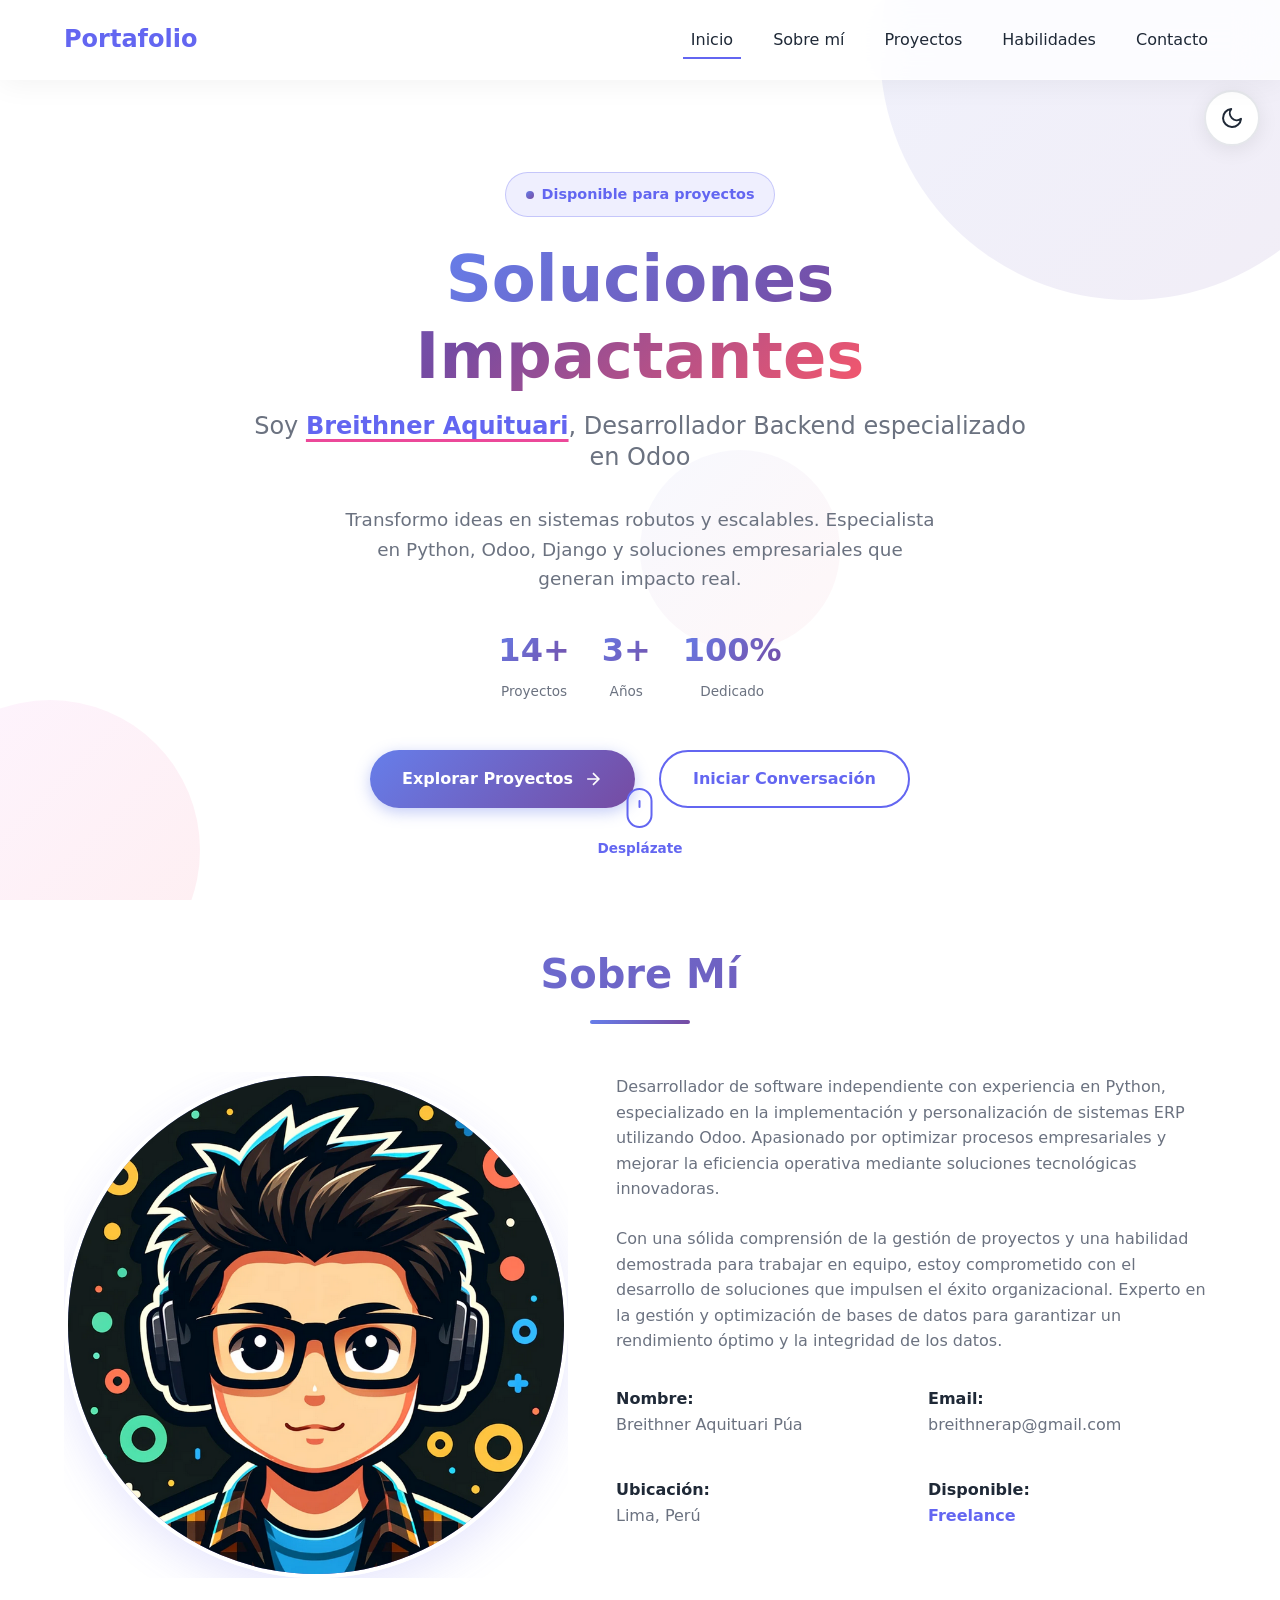
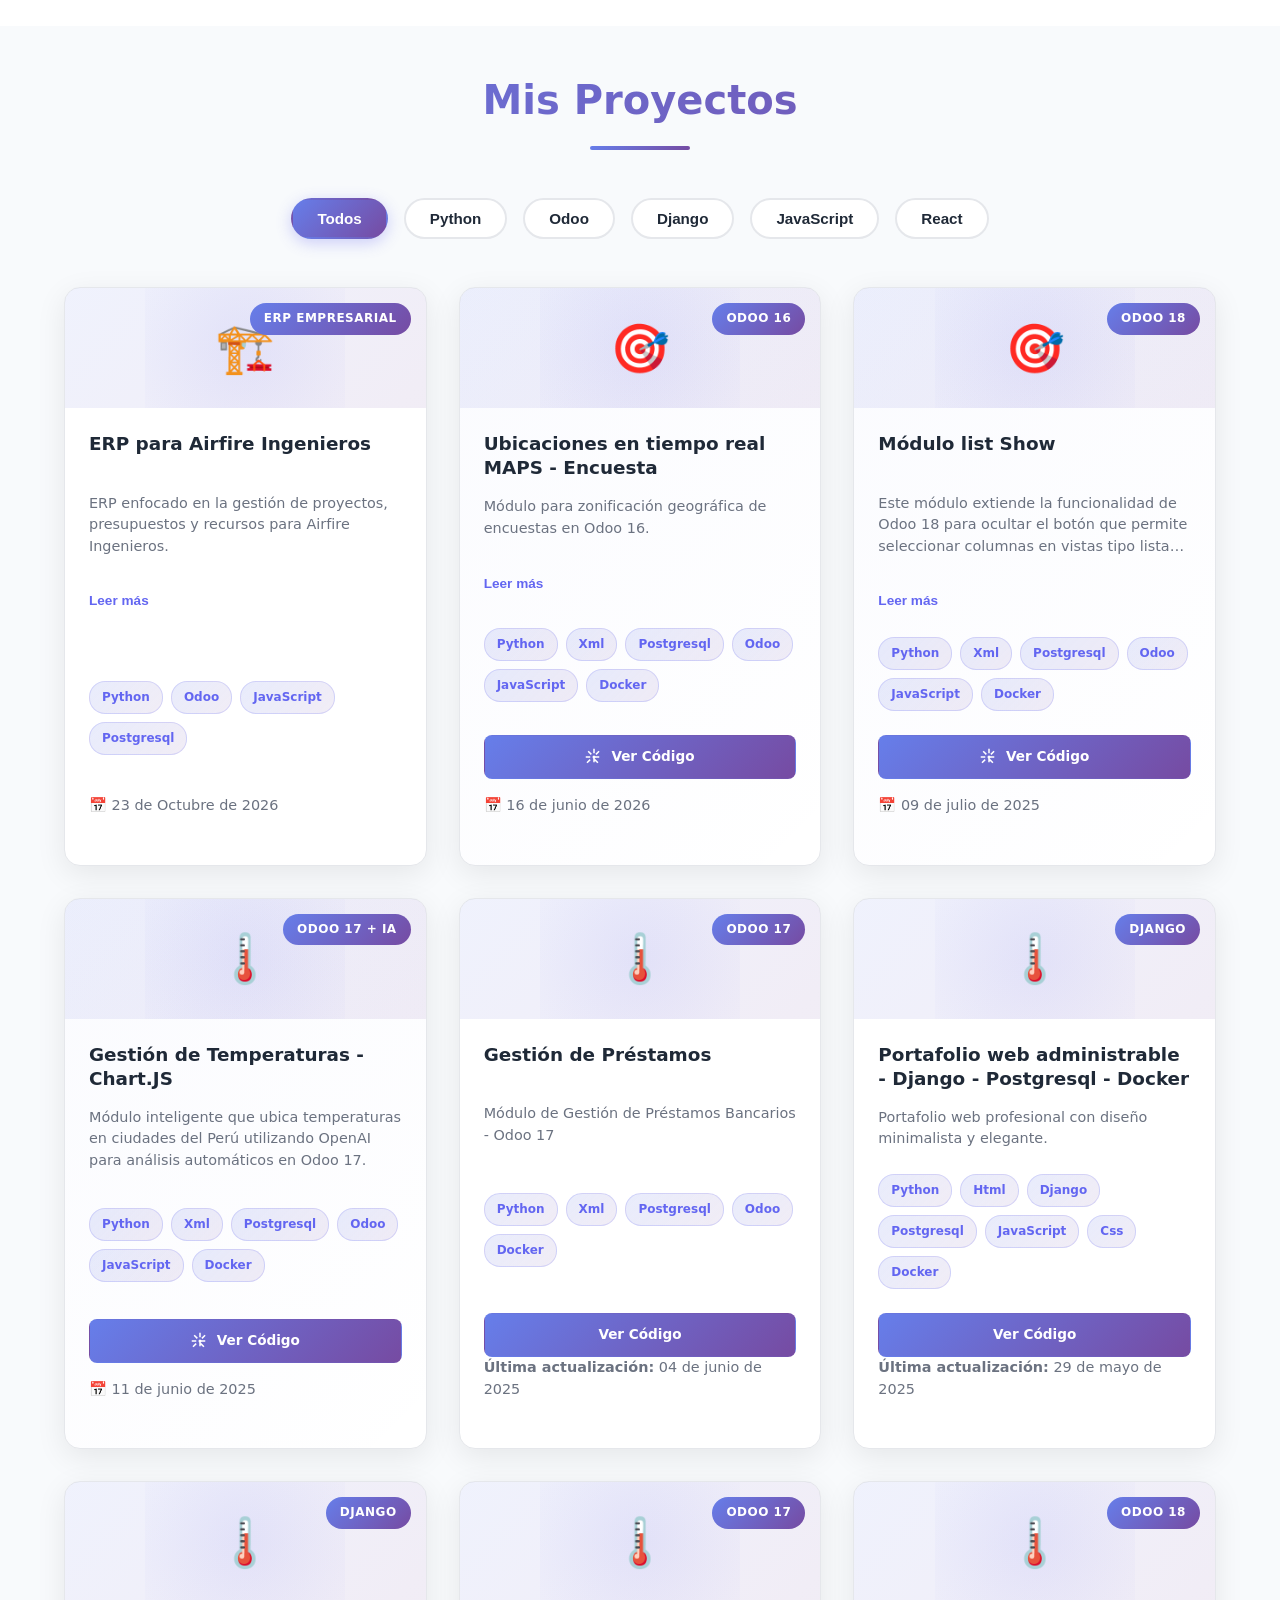
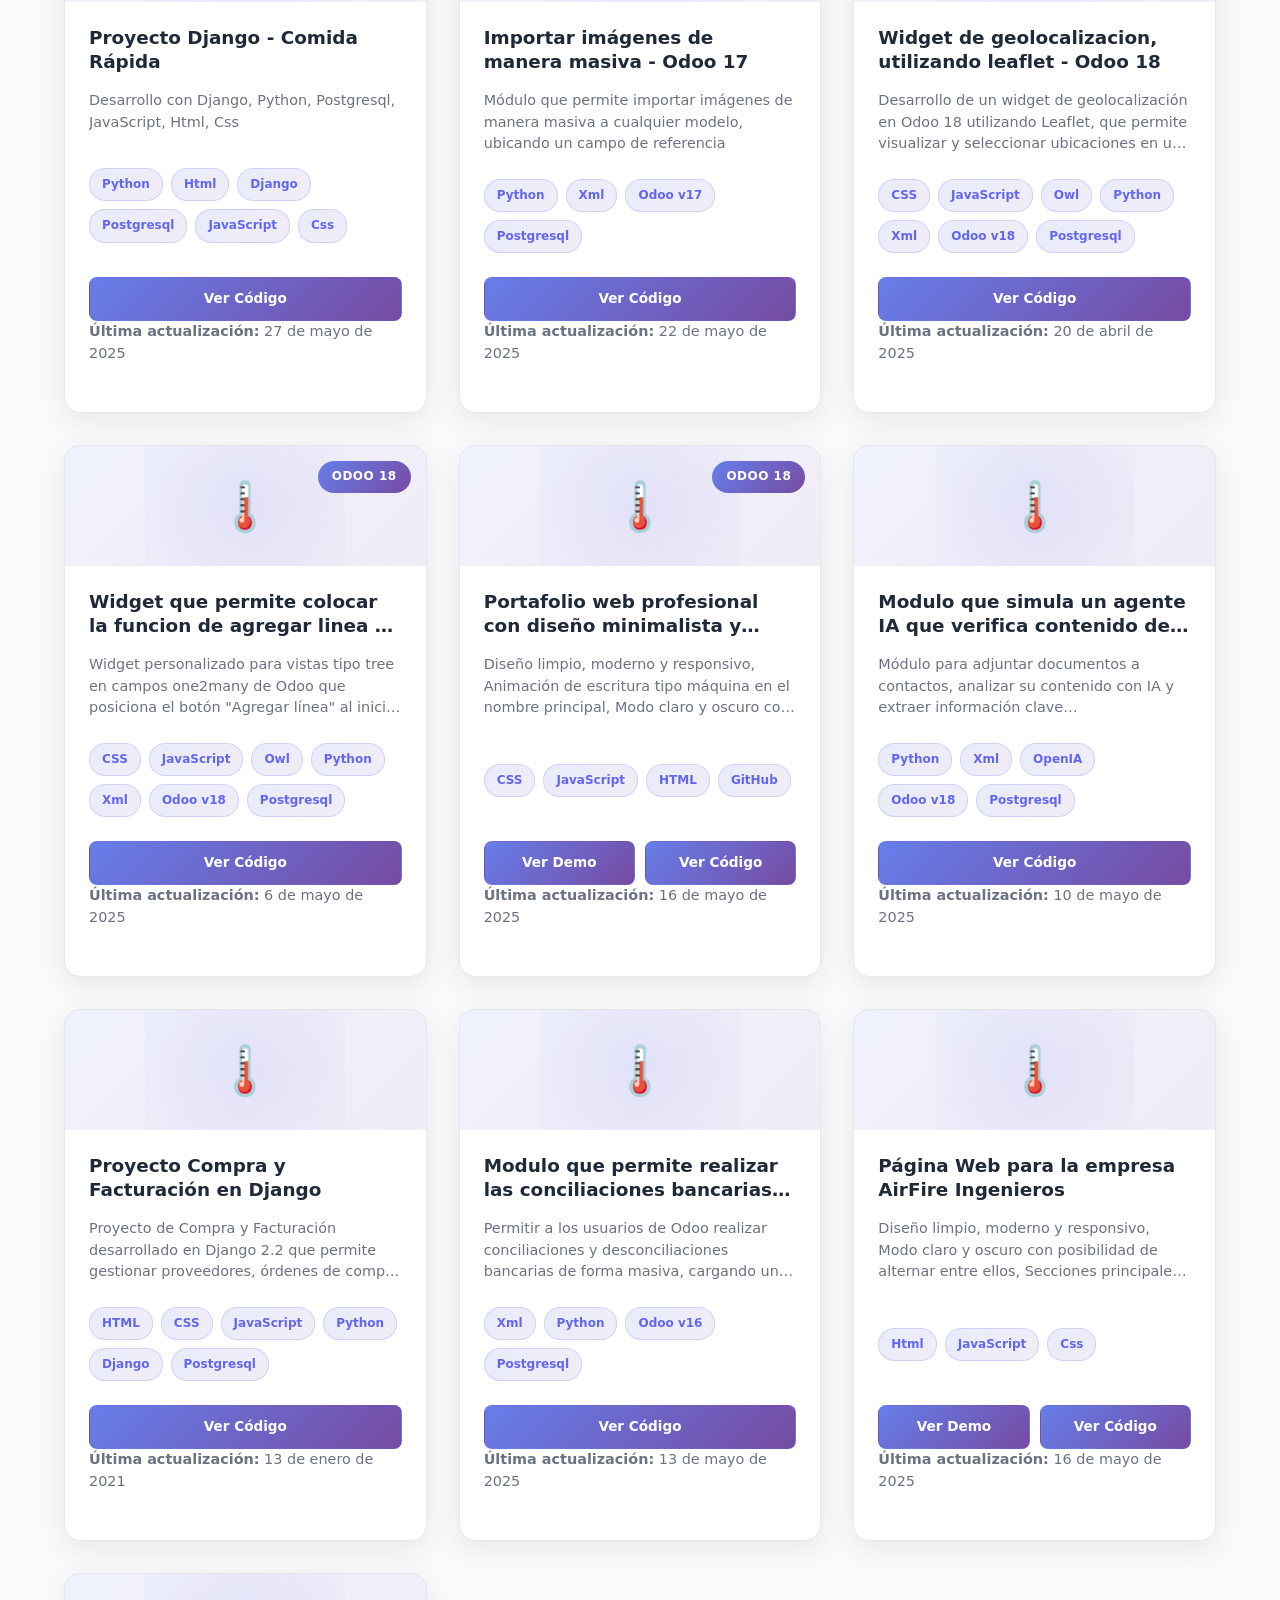
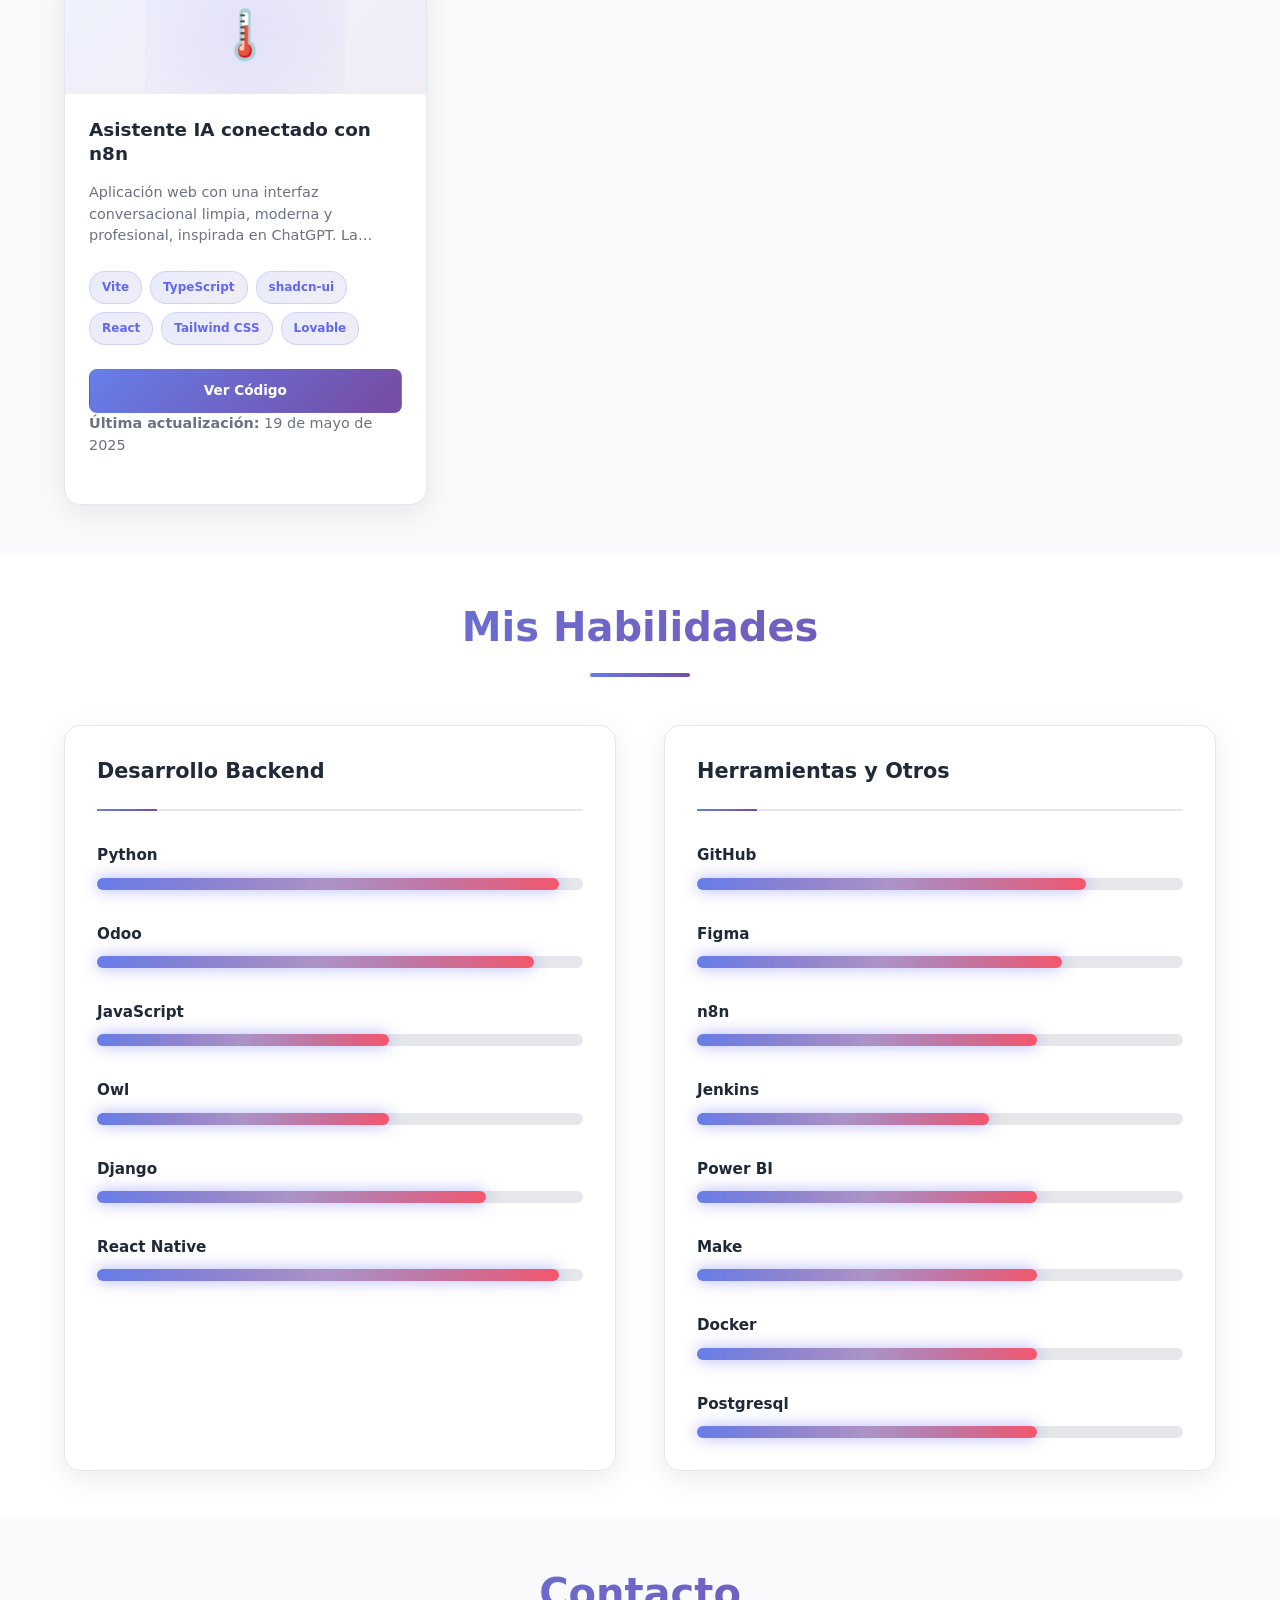
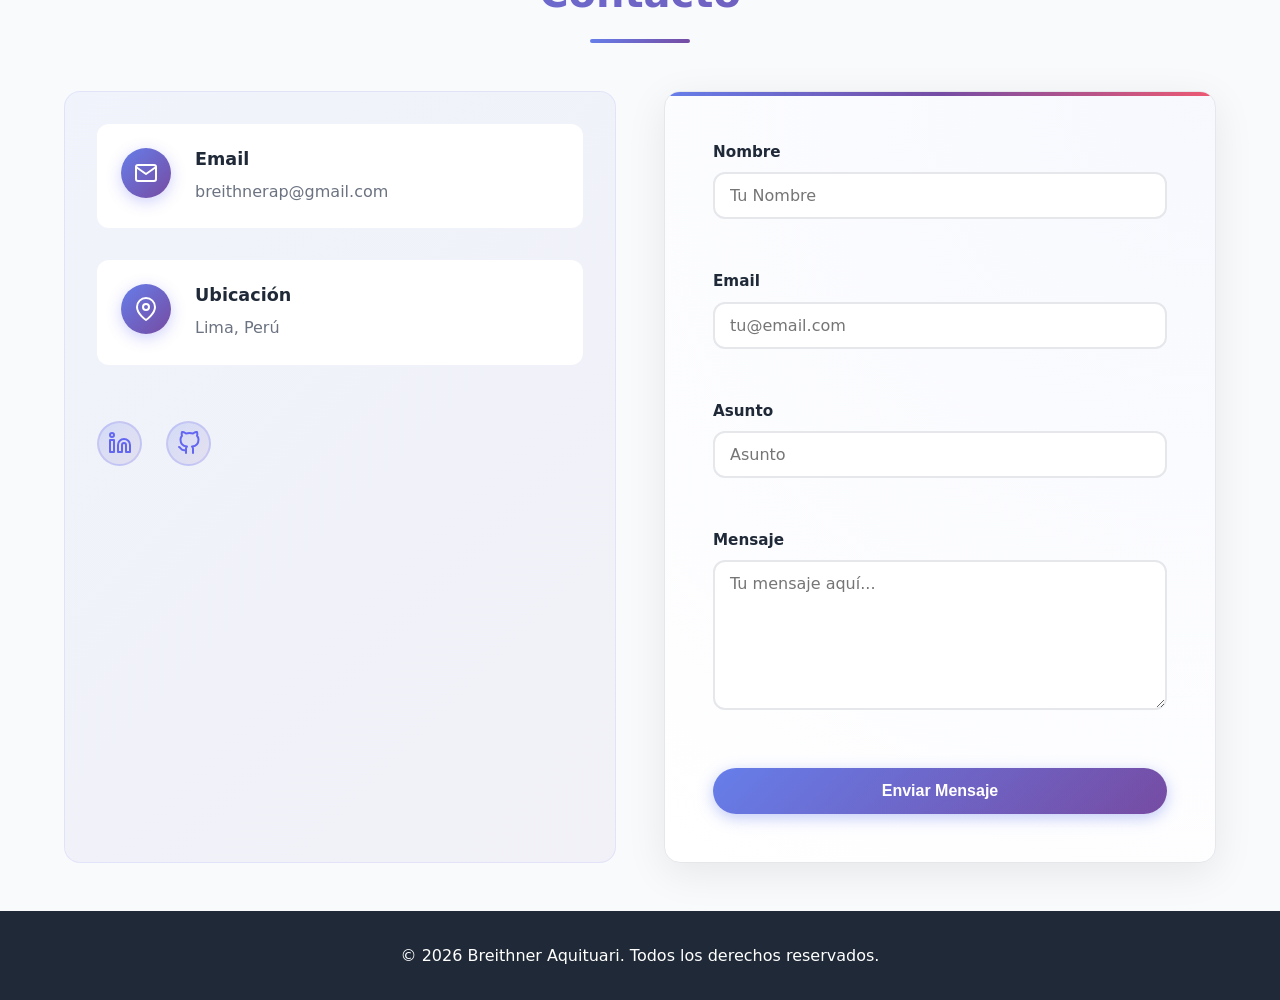
<file: index.html>
<!DOCTYPE html>
<html lang="es">
  <head>
    <meta charset="UTF-8" />
    <meta name="viewport" content="width=device-width, initial-scale=1.0" />
    <title>Mi Portafolio</title>
    <link rel="icon" href="src/docs/img.png" type="image/png">
    <link rel="stylesheet" href="styles.css" />
    <meta name="description" content="Portafolio profesional" />
    <meta name="author" content="Breithner Aquituari" />
  </head>

  <body>
    <div id="root">
      <!-- Reading Progress Indicator -->
      <div class="reading-progress" role="progressbar" aria-label="Progreso de lectura" aria-valuenow="0" aria-valuemin="0" aria-valuemax="100">
        <div class="reading-progress-fill"></div>
      </div>

      <!-- Theme Toggle Button -->
      <button class="theme-toggle" aria-label="Cambiar tema" aria-pressed="false" type="button" onclick="toggleDarkMode()">
        <svg xmlns="http://www.w3.org/2000/svg" viewBox="0 0 24 24" fill="none" stroke="currentColor" stroke-width="2" stroke-linecap="round" stroke-linejoin="round">
          <path d="M21 12.79A9 9 0 1 1 11.21 3 7 7 0 0 0 21 12.79z"></path>
        </svg>
      </button>

      <!-- Header y Navegación -->
      <header class="header">
        <div class="container">
          <div class="logo">
            <a href="#inicio">Portafolio</a>
          </div>
          <nav class="nav-menu" aria-label="Navegación principal">
            <button class="menu-toggle" aria-label="Abrir menú de navegación" aria-expanded="false">
              <span></span>
              <span></span>
              <span></span>
            </button>
            <ul class="menu" role="list">
              <li><a href="#inicio" class="active">Inicio</a></li>
              <li><a href="#sobre-mi">Sobre mí</a></li>
              <li><a href="#proyectos">Proyectos</a></li>
              <li><a href="#habilidades">Habilidades</a></li>
              <li><a href="#contacto">Contacto</a></li>
            </ul>
          </nav>
        </div>
      </header>

      <!-- Sección de Inicio -->
      <section id="inicio" class="hero">
        <div class="animated-bg"></div>
        <div class="hero-shapes">
          <div class="shape shape-1"></div>
          <div class="shape shape-2"></div>
          <div class="shape shape-3"></div>
        </div>
        <div class="container">
          <div class="hero-content">
            <div class="hero-badge animate-fade-in">
              <span class="badge-dot"></span>
              <span>Disponible para proyectos</span>
            </div>
            <h1 class="animate-fade-in delay-1">
              <span class="text-gradient">Soluciones Impactantes</span>
            </h1>
            <h2 class="animate-fade-in delay-2">
              Soy <span class="highlight-name">Breithner Aquituari</span>, Desarrollador Backend especializado en Odoo
            </h2>
            <p class="hero-description animate-fade-in delay-3">
              Transformo ideas en sistemas robutos y escalables. Especialista en Python, Odoo, Django y soluciones empresariales que generan impacto real.
            </p>
            <div class="hero-stats animate-fade-in delay-4">
              <div class="stat">
                <span class="stat-value">14+</span>
                <span class="stat-label">Proyectos</span>
              </div>
              <div class="stat">
                <span class="stat-value">3+</span>
                <span class="stat-label">Años</span>
              </div>
              <div class="stat">
                <span class="stat-value">100%</span>
                <span class="stat-label">Dedicado</span>
              </div>
            </div>
            <div class="hero-buttons animate-fade-in delay-5">
              <a href="#proyectos" class="btn btn-primary btn-large">
                <span>Explorar Proyectos</span>
                <svg width="20" height="20" viewBox="0 0 24 24" fill="none" stroke="currentColor" stroke-width="2">
                  <line x1="5" y1="12" x2="19" y2="12"></line>
                  <polyline points="12 5 19 12 12 19"></polyline>
                </svg>
              </a>
              <a href="#contacto" class="btn btn-outline btn-large">
                <span>Iniciar Conversación</span>
              </a>
            </div>
          </div>
        </div>
        <div class="scroll-down">
          <a href="#sobre-mi">
            <span class="mouse"></span>
            <span class="scroll-text">Desplázate</span>
          </a>
        </div>
      </section>

      <!-- Sección Sobre Mí -->
      <section id="sobre-mi" class="section">
        <div class="container">
          <h2 class="section-title">Sobre Mí</h2>
          <div class="about-content">
            <div class="about-image">
              <div class="image-container">
                <!-- Imagen de perfil -->
                <img src="src/docs/img.png" alt="Foto de perfil" class="perfil-img"/>
              </div>
            </div>
            <div class="about-text">
              <p>
                Desarrollador de software independiente con experiencia en Python, 
                especializado en la implementación y personalización de sistemas ERP utilizando Odoo. 
                Apasionado por optimizar procesos empresariales y mejorar la eficiencia operativa mediante soluciones tecnológicas innovadoras. 

              </p>
              <p>
                Con una sólida comprensión de la gestión de proyectos y una habilidad demostrada para trabajar en equipo, 
                estoy comprometido con el desarrollo de soluciones que impulsen el éxito organizacional. 
                Experto en la gestión y optimización de bases de datos para garantizar un rendimiento óptimo y la integridad de los datos.
              </p>
              <div class="about-details">
                <div class="detail-item">
                  <span class="detail-title">Nombre:</span>
                  <span class="detail-info">Breithner Aquituari Púa</span>
                </div>
                <div class="detail-item">
                  <span class="detail-title">Email:</span>
                  <span class="detail-info">breithnerap@gmail.com</span>
                </div>
                <div class="detail-item">
                  <span class="detail-title">Ubicación:</span>
                  <span class="detail-info">Lima, Perú</span>
                </div>
                <div class="detail-item">
                  <span class="detail-title">Disponible:</span>
                  <span class="detail-info available">Freelance</span>
                </div>
              </div>
              <!-- <a href="src/docs/cv.pdf" class="btn btn-primary" target="_blank" download>Descargar CV</a> -->
            </div>
          </div>
        </div>
      </section>

      <!-- Sección de Proyectos -->
      <section id="proyectos" class="section bg-alt">
        <div class="container">
          <h2 class="section-title">Mis Proyectos</h2>

          <!-- Project Filters -->
          <div class="project-filters" role="group" aria-label="Filtrar proyectos por tecnología">
            <button class="filter-btn active" data-filter="all">Todos</button>
            <button class="filter-btn" data-filter="Python">Python</button>
            <button class="filter-btn" data-filter="Odoo">Odoo</button>
            <button class="filter-btn" data-filter="Django">Django</button>
            <button class="filter-btn" data-filter="JavaScript">JavaScript</button>
            <button class="filter-btn" data-filter="React">React</button>
          </div>

          <div class="projects-grid">
            <!-- Proyecto Airfire Ingenieros -->
            <div class="project-card" data-tags="Python,Odoo">
              <div class="project-badge">ERP empresarial</div>
              <div class="project-header">
                <div class="project-icon">🏗️</div>
              </div>
              <div class="project-info">
                <h3>ERP para Airfire Ingenieros</h3>
                <div class="project-description">
                  <p class="description-short">ERP enfocado en la gestión de proyectos, presupuestos y recursos para Airfire Ingenieros.</p>
                  <p class="description-full" style="display: none;">Desarrollo de un ERP para Airfire Ingenieros enfocado en la gestión de proyectos, la creación de partidas para presupuestos y la administración de los recursos asociados a cada proyecto.</p>
                  <button class="read-more-btn" aria-label="Leer más sobre este proyecto">Leer más</button>
                </div>
                <div class="project-tags">
                  <span>Python</span>
                  <span>Odoo</span>
                  <span>JavaScript</span>
                  <span>Postgresql</span>
                </div>
                <p class="project-date">📅 23 de Octubre de 2026</p>
              </div>
            </div>

              <!-- Proyecto 0 -->
            <div class="project-card" data-tags="Python,Odoo,JavaScript">
              <div class="project-badge">Odoo 16</div>
              <div class="project-header">
                <div class="project-icon">🎯</div>
              </div>
              <div class="project-info">
                <h3>Ubicaciones en tiempo real MAPS - Encuesta</h3>
                <div class="project-description">
                  <p class="description-short">Módulo para zonificación geográfica de encuestas en Odoo 16.</p>
                  <p class="description-full" style="display: none;">Este módulo permite crear zonas geográficas que captura en tiempo real la ubicación del usuario para el envío de encuestas en Odoo 16.</p>
                  <button class="read-more-btn" aria-label="Leer más sobre este proyecto">Leer más</button>
                </div>
                
                <div class="project-tags">
                  <span>Python</span>
                  <span>Xml</span>
                  <span>Postgresql</span>
                  <span>Odoo</span>
                  <span>JavaScript</span>
                  <span>Docker</span>
                </div>
                <div class="project-links">
                  <a href="https://github.com/br3hap/encuesta_app/tree/main/addons/self/survey_geofencing" class="project-link" target="_blank">
                    <svg width="18" height="18" viewBox="0 0 24 24" fill="none" stroke="currentColor" stroke-width="2"><circle cx="12" cy="12" r="1"></circle><path d="M12 1v6m0 6v6M4.22 4.22l4.24 4.24m6.08 0l4.24-4.24M1 12h6m6 0h6m-1.78 7.78l-4.24-4.24m-6.08 0l-4.24 4.24"></path></svg>
                    Ver Código
                  </a>
                </div>
                <p class="project-date">📅 16 de junio de 2026</p>
              </div>
              <div class="project-overlay"></div>
            </div>

            <!-- Proyecto 1 -->
            <div class="project-card" data-tags="Python,Odoo,JavaScript">
              <div class="project-badge">Odoo 18</div>
              <div class="project-header">
                <div class="project-icon">🎯</div>
              </div>
              <div class="project-info">
                <h3>Módulo list Show</h3>
                <div class="project-description">
                  <p class="description-short">Este módulo extiende la funcionalidad de Odoo 18 para ocultar el botón que permite seleccionar columnas en vistas tipo lista (list view).</p>
                  <p class="description-full" style="display: none;">Este módulo extiende la funcionalidad de Odoo 18 para ocultar el botón que permite seleccionar columnas en vistas tipo lista (list view), específicamente el botón ubicado al final de la cabecera de la tabla.</p>
                  <button class="read-more-btn" aria-label="Leer más sobre este proyecto">Leer más</button>
                </div>
                
                <div class="project-tags">
                  <span>Python</span>
                  <span>Xml</span>
                  <span>Postgresql</span>
                  <span>Odoo</span>
                  <span>JavaScript</span>
                  <span>Docker</span>
                </div>
                <div class="project-links">
                  <a href="https://github.com/br3hap/option_list_show" class="project-link" target="_blank">
                    <svg width="18" height="18" viewBox="0 0 24 24" fill="none" stroke="currentColor" stroke-width="2"><circle cx="12" cy="12" r="1"></circle><path d="M12 1v6m0 6v6M4.22 4.22l4.24 4.24m6.08 0l4.24-4.24M1 12h6m6 0h6m-1.78 7.78l-4.24-4.24m-6.08 0l-4.24 4.24"></path></svg>
                    Ver Código
                  </a>
                </div>
                <p class="project-date">📅 09 de julio de 2025</p>
              </div>
              <div class="project-overlay"></div>
            </div>

            <!-- Proyecto 2 -->
            <div class="project-card" data-tags="Python,Odoo,JavaScript">
              <div class="project-badge">Odoo 17 + IA</div>
              <div class="project-header">
                <div class="project-icon">🌡️</div>
              </div>
              <div class="project-info">
                <h3>Gestión de Temperaturas - Chart.JS</h3>
                <p>Módulo inteligente que ubica temperaturas en ciudades del Perú utilizando OpenAI para análisis automáticos en Odoo 17.</p>
                
                <div class="project-tags">
                  <span>Python</span>
                  <span>Xml</span>
                  <span>Postgresql</span>
                  <span>Odoo</span>
                  <span>JavaScript</span>
                  <span>Docker</span>
                </div>
                <div class="project-links">
                  <a href="https://github.com/br3hap/weather_temperature_ia" class="project-link" target="_blank">
                    <svg width="18" height="18" viewBox="0 0 24 24" fill="none" stroke="currentColor" stroke-width="2"><circle cx="12" cy="12" r="1"></circle><path d="M12 1v6m0 6v6M4.22 4.22l4.24 4.24m6.08 0l4.24-4.24M1 12h6m6 0h6m-1.78 7.78l-4.24-4.24m-6.08 0l-4.24 4.24"></path></svg>
                    Ver Código
                  </a>
                </div>
                <p class="project-date">📅 11 de junio de 2025</p>
              </div>
              <div class="project-overlay"></div>
            </div>

            <!-- Proyecto 3 -->
            <div class="project-card" data-tags="Python,Odoo">
              <div class="project-badge">Odoo 17</div>
              <div class="project-header">
                <div class="project-icon">🌡️</div>
              </div>
              <div class="project-info">
                <h3>Gestión de Préstamos</h3>
                <p>Módulo de Gestión de Préstamos Bancarios - Odoo 17</p>
                
                <div class="project-tags">
                  <span>Python</span>
                  <span>Xml</span>
                  <span>Postgresql</span>
                  <span>Odoo</span>
                  <span>Docker</span>
                </div>
                <div class="project-links">
                  <!-- <a href="#" class="project-link" target="_blank">Ver Demo</a> -->
                  <a href="https://github.com/br3hap/mod_bank_loan" class="project-link" target="_blank">Ver Código</a>
                </div>
                <p><strong>Última actualización:</strong> 04 de junio de 2025</p>
              </div>
            </div>


            <!-- Proyecto 4 -->
            <div class="project-card" data-tags="Python,Django,JavaScript">
              <div class="project-badge">Django</div>
              <div class="project-header">
                <div class="project-icon">🌡️</div>
              </div>
              <div class="project-info">
                <h3>Portafolio web administrable - Django - Postgresql - Docker</h3>
                <p>Portafolio web profesional con diseño minimalista y elegante.</p>
                
                <div class="project-tags">
                  <span>Python</span>
                  <span>Html</span>
                  <span>Django</span>
                  <span>Postgresql</span>
                  <span>JavaScript</span>
                  <span>Css</span>
                  <span>Docker</span>
                </div>
                <div class="project-links">
                  <!-- <a href="#" class="project-link" target="_blank">Ver Demo</a> -->
                  <a href="https://github.com/br3hap/portafolio-administrable-django-postgresql" class="project-link" target="_blank">Ver Código</a>
                </div>
                <p><strong>Última actualización:</strong> 29 de mayo de 2025</p>
              </div>
            </div>

            <!-- Proyecto 5 -->
            <div class="project-card" data-tags="Python,Django,JavaScript">
              <div class="project-badge">Django</div>
              <div class="project-header">
                <div class="project-icon">🌡️</div>
              </div>
              <div class="project-info">
                <h3>Proyecto Django - Comida Rápida</h3>
                <p>Desarrollo con Django, Python, Postgresql, JavaScript, Html, Css</p>
                <div class="project-tags">
                  <span>Python</span>
                  <span>Html</span>
                  <span>Django</span>
                  <span>Postgresql</span>
                  <span>JavaScript</span>
                  <span>Css</span>
                </div>
                <div class="project-links">
                  <!-- <a href="#" class="project-link" target="_blank">Ver Demo</a> -->
                  <a href="https://github.com/br3hap/Django5-Doc" class="project-link" target="_blank">Ver Código</a>
                </div>
                <p><strong>Última actualización:</strong> 27 de mayo de 2025</p>
              </div>
            </div>


            <!-- Proyecto 6 -->
            <div class="project-card" data-tags="Python,Odoo">
              <div class="project-badge">Odoo 17</div>
              <div class="project-header">
                <div class="project-icon">🌡️</div>
              </div>
              <div class="project-info">
                <h3>Importar imágenes de manera masiva - Odoo 17</h3>
                <p>Módulo que permite importar imágenes de manera masiva a cualquier modelo, ubicando un campo de referencia</p>
                <div class="project-tags">
                  <span>Python</span>
                  <span>Xml</span>
                  <span>Odoo v17</span>
                  <span>Postgresql</span>
                </div>
                <div class="project-links">
                  <!-- <a href="#" class="project-link" target="_blank">Ver Demo</a> -->
                  <a href="https://github.com/br3hap/modules-odoo/tree/main/mod_image_import" class="project-link" target="_blank">Ver Código</a>
                </div>
                <p><strong>Última actualización:</strong> 22 de mayo de 2025</p>
              </div>
            </div>


            <!-- Proyecto 7 -->
            <div class="project-card" data-tags="JavaScript,Python,Odoo">
              <div class="project-badge">Odoo 18</div>
              <div class="project-header">
                <div class="project-icon">🌡️</div>
              </div>
              <div class="project-info">
                <h3>Widget de geolocalizacion, utilizando leaflet - Odoo 18</h3>
                <p>Desarrollo de un widget de geolocalización en Odoo 18 utilizando Leaflet, 
                  que permite visualizar y seleccionar ubicaciones en un mapa interactivo. 
                  Integrado en formularios, 
                  facilita la captura precisa de coordenadas GPS para contactos, entregas u otras operaciones geográficas.</p>
                <div class="project-tags">
                  <!-- <span>HTML</span> -->
                  <span>CSS</span>
                  <span>JavaScript</span>
                  <span>Owl</span>
                  <span>Python</span>
                  <span>Xml</span>
                  <span>Odoo v18</span>
                  <span>Postgresql</span>
                </div>
                <div class="project-links">
                  <!-- <a href="#" class="project-link" target="_blank">Ver Demo</a> -->
                  <a href="https://github.com/br3hap/modules-odoo/tree/main/widget_geolocation_map" class="project-link" target="_blank">Ver Código</a>
                </div>
                <p><strong>Última actualización:</strong> 20 de abril de 2025</p>
              </div>
            </div>

            <!-- Proyecto 8 -->
            <div class="project-card" data-tags="JavaScript,Python,Odoo">
              <div class="project-badge">Odoo 18</div>
              <div class="project-header">
                <div class="project-icon">🌡️</div>
              </div>
              <div class="project-info">
                <h3>Widget que permite colocar la funcion de agregar linea en la parte inicial
                    de la vista lista - Odoo 18</h3>
                <p>Widget personalizado para vistas tipo tree en campos one2many de Odoo que posiciona el botón 
                  "Agregar línea" al inicio de la tabla. Mejora la usabilidad cuando hay muchas líneas, 
                  evitando que el usuario tenga que desplazarse hasta el final para añadir nuevos registros.</p>
                <div class="project-tags">
                  <span>CSS</span>
                  <span>JavaScript</span>
                  <span>Owl</span>
                  <span>Python</span>
                  <span>Xml</span>
                  <span>Odoo v18</span>
                  <span>Postgresql</span>
                </div>
                <div class="project-links">
                  <!-- <a href="#" class="project-link" target="_blank">Ver Demo</a> -->
                  <a href="https://github.com/br3hap/modules-odoo/tree/main/list_add_record_start" class="project-link" target="_blank">Ver Código</a>
                </div>
                <p><strong>Última actualización:</strong> 6 de mayo de 2025</p>
              </div>
            </div>

            <!-- Proyecto 9 -->
            <div class="project-card" data-tags="JavaScript">
              <div class="project-badge">Odoo 18</div>
              <div class="project-header">
                <div class="project-icon">🌡️</div>
              </div>
              <div class="project-info">
                <h3>Portafolio web profesional con diseño minimalista y elegante, creado con HTML, CSS, JavaScript, Vite y Tailwind CSS.</h3>
                <p>Diseño limpio, moderno y responsivo, Animación de escritura tipo máquina en el nombre principal, Modo claro y oscuro con posibilidad de alternar entre ellos,
                  Secciones principales: inicio, proyectos destacados y contacto. <span>Estás navegando en el sitio web</span>
                </p>
                <div class="project-tags">
                  <span>CSS</span>
                  <span>JavaScript</span>
                  <span>HTML</span>
                  <span>GitHub</span>
                </div>
                <div class="project-links">
                  <a href="https://br3hap.github.io/" class="project-link">Ver Demo</a>
                  <a href="https://github.com/br3hap/br3hap.github.io" class="project-link" target="_blank">Ver Código</a>
                </div>
                <p><strong>Última actualización:</strong> 16 de mayo de 2025</p>
              </div>
            </div>


            <!-- Proyecto 10 -->
            <div class="project-card" data-tags="Python,Odoo">
              <div class="project-header">
                <div class="project-icon">🌡️</div>
              </div>
              <div class="project-info">
                <h3>Modulo que simula un agente IA que verifica contenido del documento - Odoo 18</h3>
                <p>Módulo para adjuntar documentos a contactos, analizar su contenido con IA y extraer información clave automáticamente.
                </p>
                <div class="project-tags">
                  <span>Python</span>
                  <span>Xml</span>
                  <span>OpenIA</span>
                  <span>Odoo v18</span>
                  <span>Postgresql</span>
                </div>
                <div class="project-links">
                  <!-- <a href="#" class="project-link" target="_blank">Ver Demo</a> -->
                  <a href="https://github.com/br3hap/modules-odoo/tree/main/res_partner_file_ia" class="project-link" target="_blank">Ver Código</a>
                </div>
                <p><strong>Última actualización:</strong> 10 de mayo de 2025</p>
              </div>
            </div>

            <!-- Proyecto 11 -->
            <div class="project-card" data-tags="Python,Django,JavaScript">
              <div class="project-header">
                <div class="project-icon">🌡️</div>
              </div>
              <div class="project-info">
                <h3>Proyecto Compra y Facturación en Django</h3>
                <p>Proyecto de Compra y Facturación desarrollado en Django 2.2 que permite gestionar proveedores, 
                  órdenes de compra y facturas. 
                  Automatiza el proceso de registro y control de compras, 
                  facilitando el seguimiento de pagos y estados de facturación. 
                  Ideal para pequeñas y medianas empresas que buscan eficiencia en su gestión administrativa.</p>
                <div class="project-tags">
                  <span>HTML</span>
                  <span>CSS</span>
                  <span>JavaScript</span>
                  <span>Python</span>
                  <span>Django</span>
                  <span>Postgresql</span>
                </div>
                <div class="project-links">
                  <!-- <a href="#" class="project-link" target="_blank">Ver Demo</a> -->
                  <a href="https://github.com/br3hap/Compra-y-Facturacion" class="project-link" target="_blank">Ver Código</a>
                </div>
                <p><strong>Última actualización:</strong> 13 de enero de 2021</p>
              </div>
            </div>

            <!-- Proyecto 12 -->
            <div class="project-card" data-tags="Python,Odoo">
              <div class="project-header">
                <div class="project-icon">🌡️</div>
              </div>
              <div class="project-info">
                <h3>Modulo que permite realizar las conciliaciones bancarias de manera masiva por csv - odoo 16</h3>
                <p>Permitir a los usuarios de Odoo realizar conciliaciones y desconciliaciones bancarias de forma masiva, 
                    cargando un archivo CSV con la información de los extractos bancarios y las facturas o apuntes contables asociados. 
                    Esto agiliza el proceso contable y evita la gestión manual línea por línea.</p>
                <div class="project-tags">
                  <span>Xml</span>
                  <span>Python</span>
                  <span>Odoo v16</span>
                  <span>Postgresql</span>
                </div>
                <div class="project-links">
                  <!-- <a href="#" class="project-link" target="_blank">Ver Demo</a> -->
                  <a href="https://github.com/br3hap/modules-odoo/tree/main/conciliar_extractos_bancarios" class="project-link" target="_blank">Ver Código</a>
                </div>
                <p><strong>Última actualización:</strong> 13 de mayo de 2025</p>
              </div>
            </div>

            <!-- Proyecto 13 -->
            <div class="project-card" data-tags="JavaScript">
              <div class="project-header">
                <div class="project-icon">🌡️</div>
              </div>
              <div class="project-info">
                <h3>Página Web para la empresa AirFire Ingenieros</h3>
                <p>Diseño limpio, moderno y responsivo, Modo claro y oscuro con posibilidad de alternar entre ellos,
                  Secciones principales: inicio, Nosotros, contacto.</p>
                <div class="project-tags">
                  <span>Html</span>
                  <span>JavaScript</span>
                  <span>Css</span>
                </div>
                <div class="project-links">
                  <a href="https://airfireingenieros.com/" class="project-link" target="_blank">Ver Demo</a>
                  <a href="https://github.com/br3hap/airfire-ingenieros-web" class="project-link" target="_blank">Ver Código</a>
                </div>
                <p><strong>Última actualización:</strong> 16 de mayo de 2025</p>
              </div>
            </div>

            <!-- Proyecto 14 -->
            <div class="project-card" data-tags="React,JavaScript">
              <div class="project-header">
                <div class="project-icon">🌡️</div>
              </div>
              <div class="project-info">
                <h3>Asistente IA conectado con n8n</h3>
                <p>Aplicación web con una interfaz conversacional limpia, moderna y profesional, inspirada en ChatGPT. 
                  La aplicación permite al usuario interactuar a través de una caja de texto y, al enviar un mensaje, 
                  los datos se envían vía POST a un webhook de n8n. 
                  Luego, el sistema muestra en tiempo real la respuesta generada por la IA de forma estructurada y clara. 
                  Está optimizada tanto para modo claro como oscuro, y diseñada con los principios de UX/UI.</p>
                <div class="project-tags">
                  <span>Vite</span>
                  <span>TypeScript</span>
                  <span>shadcn-ui</span>
                  <span>React</span>
                  <span>Tailwind CSS</span>
                  <span>Lovable</span>
                </div>
                <div class="project-links">
                  <a href="https://github.com/br3hap/chatflow-ai-assistant" class="project-link" target="_blank">Ver Código</a>
                </div>
                <p><strong>Última actualización:</strong> 19 de mayo de 2025</p>
              </div>
            </div>

          </div>
        </div>
      </section>

      <!-- Sección de Habilidades -->
      <section id="habilidades" class="section">
        <div class="container">
          <h2 class="section-title">Mis Habilidades</h2>
          <div class="skills-container">
            <div class="skills-category">
              <h3>Desarrollo Backend</h3>
              <div class="skills-list">
                <div class="skill-item">
                  <span class="skill-name">Python</span>
                  <div class="skill-bar">
                    <div class="skill-level" style="width: 95%"></div>
                  </div>
                </div>
                <div class="skill-item">
                  <span class="skill-name">Odoo</span>
                  <div class="skill-bar">
                    <div class="skill-level" style="width: 90%"></div>
                  </div>
                </div>
                <div class="skill-item">
                  <span class="skill-name">JavaScript</span>
                  <div class="skill-bar">
                    <div class="skill-level" style="width: 60%"></div>
                  </div>
                </div>
                <div class="skill-item">
                  <span class="skill-name">Owl</span>
                  <div class="skill-bar">
                    <div class="skill-level" style="width: 60%"></div>
                  </div>
                </div>
                <div class="skill-item">
                  <span class="skill-name">Django</span>
                  <div class="skill-bar">
                    <div class="skill-level" style="width: 80%"></div>
                  </div>
                </div>
                <div class="skill-item">
                  <span class="skill-name">React Native</span>
                  <div class="skill-bar">
                    <div class="skill-level" style="width: 95%"></div>
                  </div>
                </div>
              </div>
            </div>

            <div class="skills-category">
              <h3>Herramientas y Otros</h3>
              <div class="skills-list">
                <div class="skill-item">
                  <span class="skill-name">GitHub</span>
                  <div class="skill-bar">
                    <div class="skill-level" style="width: 80%"></div>
                  </div>
                </div>
                <div class="skill-item">
                  <span class="skill-name">Figma</span>
                  <div class="skill-bar">
                    <div class="skill-level" style="width: 75%"></div>
                  </div>
                </div>
                <div class="skill-item">
                  <span class="skill-name">n8n</span>
                  <div class="skill-bar">
                    <div class="skill-level" style="width: 70%"></div>
                  </div>
                </div>
                <div class="skill-item">
                  <span class="skill-name">Jenkins</span>
                  <div class="skill-bar">
                    <div class="skill-level" style="width: 60%"></div>
                  </div>
                </div>
                <div class="skill-item">
                  <span class="skill-name">Power BI</span>
                  <div class="skill-bar">
                    <div class="skill-level" style="width: 70%"></div>
                  </div>
                </div>
                <div class="skill-item">
                  <span class="skill-name">Make</span>
                  <div class="skill-bar">
                    <div class="skill-level" style="width: 70%"></div>
                  </div>
                </div>
                <div class="skill-item">
                  <span class="skill-name">Docker</span>
                  <div class="skill-bar">
                    <div class="skill-level" style="width: 70%"></div>
                  </div>
                </div>
                <div class="skill-item">
                  <span class="skill-name">Postgresql</span>
                  <div class="skill-bar">
                    <div class="skill-level" style="width: 70%"></div>
                  </div>
                </div>
              </div>
            </div>
          </div>
        </div>
      </section>

      <!-- Sección de Contacto -->
      <section id="contacto" class="section bg-alt">
        <div class="container">
          <h2 class="section-title">Contacto</h2>
          <div class="contact-container">
            <div class="contact-info">
              <div class="contact-item">
                <div class="contact-icon">
                  <svg xmlns="http://www.w3.org/2000/svg" width="24" height="24" viewBox="0 0 24 24" fill="none" stroke="currentColor" stroke-width="2" stroke-linecap="round" stroke-linejoin="round">
                    <path d="M4 4h16c1.1 0 2 .9 2 2v12c0 1.1-.9 2-2 2H4c-1.1 0-2-.9-2-2V6c0-1.1.9-2 2-2z"></path>
                    <polyline points="22,6 12,13 2,6"></polyline>
                  </svg>
                </div>
                <div class="contact-text">
                  <h3>Email</h3>
                  <p>breithnerap@gmail.com</p>
                </div>
              </div>
              <div class="contact-item">
                <div class="contact-icon">
                  <svg xmlns="http://www.w3.org/2000/svg" width="24" height="24" viewBox="0 0 24 24" fill="none" stroke="currentColor" stroke-width="2" stroke-linecap="round" stroke-linejoin="round">
                    <path d="M21 10c0 7-9 13-9 13s-9-6-9-13a9 9 0 0 1 18 0z"></path>
                    <circle cx="12" cy="10" r="3"></circle>
                  </svg>
                </div>
                <div class="contact-text">
                  <h3>Ubicación</h3>
                  <p>Lima, Perú</p>
                </div>
              </div>
              <!-- <div class="contact-item">
                <div class="contact-icon">
                  <svg xmlns="http://www.w3.org/2000/svg" width="24" height="24" viewBox="0 0 24 24" fill="none" stroke="currentColor" stroke-width="2" stroke-linecap="round" stroke-linejoin="round">
                    <path d="M15.05 5A5 5 0 0 1 19 8.95M15.05 1A9 9 0 0 1 23 8.94m-1 7.98v3a2 2 0 0 1-2.18 2 19.79 19.79 0 0 1-8.63-3.07 19.5 19.5 0 0 1-6-6 19.79 19.79 0 0 1-3.07-8.67A2 2 0 0 1 4.11 2h3a2 2 0 0 1 2 1.72 12.84 12.84 0 0 0 .7 2.81 2 2 0 0 1-.45 2.11L8.09 9.91a16 16 0 0 0 6 6l1.27-1.27a2 2 0 0 1 2.11-.45 12.84 12.84 0 0 0 2.81.7A2 2 0 0 1 22 16.92z"></path>
                  </svg>
                </div>
                <div class="contact-text">
                  <h3>Teléfono</h3>
                  <p>+XX XXX XXX XXXX</p>
                </div>
              </div> -->
              <div class="social-links">
                <a href="https://www.linkedin.com/in/breithner-aquituari-249b821a4/" target="_blank" class="social-link">
                  <svg xmlns="http://www.w3.org/2000/svg" width="24" height="24" viewBox="0 0 24 24" fill="none" stroke="currentColor" stroke-width="2" stroke-linecap="round" stroke-linejoin="round">
                    <path d="M16 8a6 6 0 0 1 6 6v7h-4v-7a2 2 0 0 0-2-2 2 2 0 0 0-2 2v7h-4v-7a6 6 0 0 1 6-6z"></path>
                    <rect x="2" y="9" width="4" height="12"></rect>
                    <circle cx="4" cy="4" r="2"></circle>
                  </svg>
                </a>
                <a href="https://github.com/br3hap" target="_blank" class="social-link">
                  <svg xmlns="http://www.w3.org/2000/svg" width="24" height="24" viewBox="0 0 24 24" fill="none" stroke="currentColor" stroke-width="2" stroke-linecap="round" stroke-linejoin="round">
                    <path d="M9 19c-5 1.5-5-2.5-7-3m14 6v-3.87a3.37 3.37 0 0 0-.94-2.61c3.14-.35 6.44-1.54 6.44-7A5.44 5.44 0 0 0 20 4.77 5.07 5.07 0 0 0 19.91 1S18.73.65 16 2.48a13.38 13.38 0 0 0-7 0C6.27.65 5.09 1 5.09 1A5.07 5.07 0 0 0 5 4.77a5.44 5.44 0 0 0-1.5 3.78c0 5.42 3.3 6.61 6.44 7A3.37 3.37 0 0 0 9 18.13V22"></path>
                  </svg>
                </a>
                <!-- <a href="#" target="_blank" class="social-link">
                  <svg xmlns="http://www.w3.org/2000/svg" width="24" height="24" viewBox="0 0 24 24" fill="none" stroke="currentColor" stroke-width="2" stroke-linecap="round" stroke-linejoin="round">
                    <path d="M23 3a10.9 10.9 0 0 1-3.14 1.53 4.48 4.48 0 0 0-7.86 3v1A10.66 10.66 0 0 1 3 4s-4 9 5 13a11.64 11.64 0 0 1-7 2c9 5 20 0 20-11.5a4.5 4.5 0 0 0-.08-.83A7.72 7.72 0 0 0 23 3z"></path>
                  </svg>
                </a> -->
              </div>
            </div>
            <div class="contact-form">
              <form id="contact-form" novalidate>
                <div class="form-group">
                  <label for="name" class="form-label">Nombre</label>
                  <input type="text" id="name" name="name" placeholder="Tu Nombre" required minlength="2" aria-required="true" />
                  <span class="form-error" role="alert"></span>
                </div>
                <div class="form-group">
                  <label for="email" class="form-label">Email</label>
                  <input type="email" id="email" name="email" placeholder="tu@email.com" required aria-required="true" />
                  <span class="form-error" role="alert"></span>
                </div>
                <div class="form-group">
                  <label for="subject" class="form-label">Asunto</label>
                  <input type="text" id="subject" name="subject" placeholder="Asunto" required minlength="3" aria-required="true" />
                  <span class="form-error" role="alert"></span>
                </div>
                <div class="form-group">
                  <label for="message" class="form-label">Mensaje</label>
                  <textarea id="message" name="message" placeholder="Tu mensaje aquí..." required minlength="10" aria-required="true"></textarea>
                  <span class="form-error" role="alert"></span>
                </div>
                <button type="submit" class="btn btn-primary btn-full">
                  <span class="btn-text">Enviar Mensaje</span>
                  <span class="btn-loading" style="display: none;">
                    <svg class="spinner" width="20" height="20" viewBox="0 0 24 24" xmlns="http://www.w3.org/2000/svg">
                      <circle class="spinner-circle" cx="12" cy="12" r="10" stroke="currentColor" stroke-width="4" fill="none"></circle>
                    </svg>
                    Enviando...
                  </span>
                </button>
                <div class="form-success" role="alert" style="display: none;">
                  <svg xmlns="http://www.w3.org/2000/svg" width="24" height="24" viewBox="0 0 24 24" fill="none" stroke="currentColor" stroke-width="2">
                    <path d="M22 11.08V12a10 10 0 1 1-5.93-9.14"></path>
                    <polyline points="22 4 12 14.01 9 11.01"></polyline>
                  </svg>
                  ¡Mensaje enviado con éxito! Te contactaré pronto.
                </div>
              </form>
            </div>
          </div>
        </div>
      </section>

      <!-- Footer -->
      <footer class="footer">
        <div class="container">
          <div class="footer-content">
            <p>&copy; 2026 Breithner Aquituari. Todos los derechos reservados.</p>
          </div>
        </div>
      </footer>
    </div>
    
    <!-- IMPORTANT: DO NOT REMOVE THIS SCRIPT TAG OR THIS VERY COMMENT! -->
    <script src="https://cdn.gpteng.co/gptengineer.js" type="module"></script>
    <script src="script.js"></script>
  </body>
</html>
</file>
<file: styles.css>
/* Variables */
:root {
  --primary-color: #6366f1;
  --primary-dark: #4f46e5;
  --primary-light: #818cf8;
  --accent-color: #ec4899;
  --accent-light: #f472b6;
  --secondary-color: #6b7280;
  --text-color: #1f2937;
  --light-text: #6b7280;
  --bg-color: #ffffff;
  --bg-alt: #f8fafc;
  --border-color: #e5e7eb;
  --shadow-color: rgba(0, 0, 0, 0.08);
  --shadow-lg: rgba(99, 102, 241, 0.15);
  --highlight-color: rgba(99, 102, 241, 0.1);
  --gradient-primary: linear-gradient(135deg, #667eea 0%, #764ba2 100%);
  --gradient-secondary: linear-gradient(135deg, #f093fb 0%, #f5576c 100%);
  --gradient-hero: linear-gradient(135deg, rgba(99, 102, 241, 0.05) 0%, rgba(236, 72, 153, 0.05) 100%);
  --transition: all 0.4s cubic-bezier(0.4, 0, 0.2, 1);
  --border-radius: 16px;
  --border-radius-sm: 12px;
  --container-width: 1200px;
  --header-height: 80px;
  --spacing-xs: 0.5rem;
  --spacing-sm: 1rem;
  --spacing-md: 1.5rem;
  --spacing-lg: 2rem;
  --spacing-xl: 3rem;
  --header-text-color: #1f2937;
  --footer-text-color: white;
}

/* Dark Mode Variables */
.dark-mode {
  --primary-color: #818cf8;
  --primary-dark: #6366f1;
  --primary-light: #a5b4fc;
  --accent-color: #f472b6;
  --accent-light: #f9a8d4;
  --secondary-color: #9ca3af;
  --text-color: #f3f4f6;
  --light-text: #d1d5db;
  --bg-color: #0f172a;
  --bg-alt: #1e293b;
  --border-color: #334155;
  --shadow-color: rgba(0, 0, 0, 0.3);
  --shadow-lg: rgba(129, 140, 248, 0.2);
  --highlight-color: rgba(129, 140, 248, 0.15);
  --gradient-primary: linear-gradient(135deg, #818cf8 0%, #a78bfa 100%);
  --gradient-secondary: linear-gradient(135deg, #f472b6 0%, #fb7185 100%);
  --gradient-hero: linear-gradient(135deg, rgba(129, 140, 248, 0.08) 0%, rgba(244, 114, 182, 0.08) 100%);
  --header-text-color: #f3f4f6;
  --footer-text-color: #f3f4f6;
}

/* Reset & Base Styles */
* {
  margin: 0;
  padding: 0;
  box-sizing: border-box;
}

html {
  scroll-behavior: smooth;
}

body {
  font-family: system-ui, -apple-system, BlinkMacSystemFont, 'Segoe UI', Roboto,
    'Helvetica Neue', Arial, sans-serif;
  color: var(--text-color);
  line-height: 1.6;
  background-color: var(--bg-color);
}

h1, h2, h3, h4, h5, h6 {
  font-weight: 700;
  line-height: 1.3;
  margin-bottom: var(--spacing-md);
}

a {
  text-decoration: none;
  color: var(--text-color);
  transition: var(--transition);
}

ul {
  list-style: none;
}

img {
  max-width: 100%;
  height: auto;
  display: block;
}

/* Reading Progress Indicator */
.reading-progress {
  position: fixed;
  top: 0;
  left: 0;
  width: 100%;
  height: 4px;
  z-index: 10000;
  background: transparent;
}

.reading-progress-fill {
  height: 100%;
  background: var(--gradient-primary);
  width: 0%;
  transition: width 0.1s ease-out;
  box-shadow: 0 0 10px rgba(99, 102, 241, 0.5);
}

/* Theme Toggle */
.theme-toggle {
  position: fixed;
  top: 90px;
  right: 20px;
  width: 56px;
  height: 56px;
  border-radius: 50%;
  background: var(--bg-color);
  backdrop-filter: blur(10px);
  display: flex;
  align-items: center;
  justify-content: center;
  cursor: pointer;
  z-index: 999;
  box-shadow: 0 4px 20px var(--shadow-color);
  border: 2px solid var(--border-color);
  transition: var(--transition);
}

.theme-toggle:hover {
  transform: translateY(-3px) rotate(15deg);
  box-shadow: 0 6px 25px var(--shadow-lg);
  border-color: var(--primary-color);
}

.theme-toggle svg {
  width: 24px;
  height: 24px;
  fill: none;
  stroke: var(--text-color);
  stroke-width: 2;
  transition: var(--transition);
}

/* Container */
.container {
  width: 100%;
  max-width: var(--container-width);
  margin: 0 auto;
  padding: 0 var(--spacing-md);
}

/* Header */
.header {
  position: fixed;
  top: 0;
  left: 0;
  width: 100%;
  background-color: rgba(255, 255, 255, 0.8);
  backdrop-filter: blur(20px) saturate(180%);
  -webkit-backdrop-filter: blur(20px) saturate(180%);
  z-index: 1000;
  box-shadow: 0 4px 30px rgba(0, 0, 0, 0.05);
  border-bottom: 1px solid rgba(255, 255, 255, 0.3);
  height: var(--header-height);
  display: flex;
  align-items: center;
  transition: var(--transition);
}

.dark-mode .header {
  background-color: rgba(15, 23, 42, 0.8);
  border-bottom: 1px solid rgba(51, 65, 85, 0.5);
  box-shadow: 0 4px 30px rgba(0, 0, 0, 0.3);
}

.dark-mode .footer {
  background-color: rgba(18, 18, 18, 0.95);
}

.header .container {
  display: flex;
  align-items: center;
  justify-content: space-between;
}

.logo a {
  font-size: 1.5rem;
  font-weight: 700;
  color: var(--primary-color);
}

.nav-menu {
  display: flex;
  align-items: center;
}

.menu {
  display: flex;
  gap: var(--spacing-md);
}

.menu li a {
  padding: 0.5rem;
  position: relative;
}

.menu li a::after {
  content: '';
  position: absolute;
  bottom: -2px;
  left: 0;
  width: 0;
  height: 2px;
  background-color: var(--primary-color);
  transition: var(--transition);
}

.menu li a:hover::after,
.menu li a.active::after {
  width: 100%;
}

.menu-toggle {
  display: none;
  flex-direction: column;
  gap: 5px;
  cursor: pointer;
}

.menu-toggle span {
  display: block;
  width: 25px;
  height: 3px;
  background-color: var(--text-color);
  transition: var(--transition);
}

/* Hero Section */
.hero {
  min-height: 100vh;
  display: flex;
  align-items: center;
  position: relative;
  padding-top: var(--header-height);
  overflow: hidden;
}

.animated-bg {
  position: absolute;
  top: 0;
  left: 0;
  right: 0;
  bottom: 0;
  background: linear-gradient(135deg, #667eea15 0%, #764ba215 25%, #f09370.15 50%, #667eea15 75%, #764ba215 100%);
  background-size: 400% 400%;
  animation: gradientShift 15s ease infinite;
  z-index: 0;
}

@keyframes gradientShift {
  0% { background-position: 0% 50%; }
  50% { background-position: 100% 50%; }
  100% { background-position: 0% 50%; }
}

.hero-shapes {
  position: absolute;
  width: 100%;
  height: 100%;
  top: 0;
  left: 0;
}

.shape {
  position: absolute;
  border-radius: 50%;
  opacity: 0.1;
  animation: float 20s ease-in-out infinite;
}

.shape-1 {
  width: 500px;
  height: 500px;
  background: linear-gradient(135deg, #667eea, #764ba2);
  top: -200px;
  right: -100px;
}

.shape-2 {
  width: 300px;
  height: 300px;
  background: linear-gradient(135deg, #f093fb, #f5576c);
  bottom: -100px;
  left: -100px;
  animation-delay: 7s;
  animation-direction: reverse;
}

.shape-3 {
  width: 200px;
  height: 200px;
  background: linear-gradient(135deg, #667eea, #f5576c);
  top: 50%;
  left: 50%;
  transform: translate(-50%, -50%);
  opacity: 0.05;
  animation-delay: 10s;
}

@keyframes float {
  0%, 100% {
    transform: translate(0, 0) scale(1);
  }
  50% {
    transform: translate(50px, 50px) scale(1.1);
  }
}

.hero-content {
  max-width: 800px;
  margin: 0 auto;
  text-align: center;
  padding: var(--spacing-xl) 0;
  position: relative;
  z-index: 1;
}

.hero-badge {
  display: inline-flex;
  align-items: center;
  gap: 8px;
  padding: 10px 20px;
  background: rgba(99, 102, 241, 0.1);
  border: 1px solid rgba(99, 102, 241, 0.3);
  border-radius: 50px;
  margin-bottom: var(--spacing-md);
  font-size: 0.9rem;
  font-weight: 600;
  color: var(--primary-color);
}

.badge-dot {
  width: 8px;
  height: 8px;
  background: linear-gradient(135deg, #667eea, #764ba2);
  border-radius: 50%;
  animation: pulse 2s ease-in-out infinite;
}

@keyframes pulse {
  0%, 100% { transform: scale(1); opacity: 1; }
  50% { transform: scale(1.2); opacity: 0.7; }
}

.hero h1 {
  font-size: 4rem;
  margin-bottom: var(--spacing-sm);
  color: var(--text-color);
  line-height: 1.2;
}

.text-gradient {
  background: linear-gradient(135deg, #667eea 0%, #764ba2 50%, #f5576c 100%);
  -webkit-background-clip: text;
  -webkit-text-fill-color: transparent;
  background-clip: text;
  animation: gradientFlow 3s ease infinite;
}

@keyframes gradientFlow {
  0%, 100% { filter: hue-rotate(0deg); }
  50% { filter: hue-rotate(10deg); }
}

.hero h2 {
  font-size: 1.5rem;
  font-weight: 500;
  margin-bottom: var(--spacing-lg);
  color: var(--secondary-color);
}

.highlight-name {
  color: var(--primary-color);
  font-weight: 700;
  text-decoration: underline;
  text-decoration-color: var(--accent-color);
  text-decoration-thickness: 3px;
  text-underline-offset: 5px;
}

.hero-description {
  font-size: 1.15rem;
  margin-bottom: var(--spacing-lg);
  color: var(--light-text);
  max-width: 600px;
  margin-left: auto;
  margin-right: auto;
}

.hero-stats {
  display: flex;
  gap: 2rem;
  justify-content: center;
  margin-bottom: var(--spacing-xl);
  flex-wrap: wrap;
}

.stat {
  display: flex;
  flex-direction: column;
  align-items: center;
}

.stat-value {
  font-size: 2rem;
  font-weight: 700;
  background: linear-gradient(135deg, #667eea, #764ba2);
  -webkit-background-clip: text;
  -webkit-text-fill-color: transparent;
  background-clip: text;
}

.stat-label {
  font-size: 0.85rem;
  color: var(--light-text);
  margin-top: 4px;
}

.hero-buttons {
  display: flex;
  gap: var(--spacing-md);
  justify-content: center;
  flex-wrap: wrap;
  margin-top: var(--spacing-lg);
}

.btn-large {
  padding: 16px 40px;
  font-size: 1.1rem;
  display: flex;
  align-items: center;
  gap: 10px;
  border-radius: 50px;
}

.btn-large svg {
  transition: transform 0.3s ease;
}

.btn-large:hover svg {
  transform: translateX(5px);
}

.scroll-down {
  position: absolute;
  bottom: 40px;
  left: 50%;
  transform: translateX(-50%);
  display: flex;
  flex-direction: column;
  align-items: center;
  cursor: pointer;
  z-index: 10;
}

.scroll-down a {
  display: flex;
  flex-direction: column;
  align-items: center;
  gap: 10px;
  animation: bounceDown 2s infinite;
}

.mouse {
  width: 26px;
  height: 40px;
  border: 2px solid var(--primary-color);
  border-radius: 13px;
  position: relative;
  display: block;
}

.mouse::after {
  content: '';
  width: 2px;
  height: 8px;
  background: var(--primary-color);
  border-radius: 1px;
  position: absolute;
  left: 50%;
  top: 10px;
  transform: translateX(-50%);
  animation: scrollWheel 1.5s infinite;
}

@keyframes scrollWheel {
  0% { opacity: 1; transform: translateX(-50%) translateY(0); }
  100% { opacity: 0; transform: translateX(-50%) translateY(12px); }
}

.scroll-text {
  font-size: 0.85rem;
  font-weight: 600;
  color: var(--primary-color);
}

@keyframes bounceDown {
  0%, 20%, 50%, 80%, 100% {
    transform: translateY(0);
  }
  40% {
    transform: translateY(-10px);
  }
  60% {
    transform: translateY(-5px);
  }
}

/* Section Styles */
.section {
  padding: var(--spacing-xl) 0;
}

.bg-alt {
  background-color: var(--bg-alt);
}

.section-title {
  font-size: 2.5rem;
  text-align: center;
  margin-bottom: var(--spacing-xl);
  position: relative;
  padding-bottom: var(--spacing-md);
  background: var(--gradient-primary);
  -webkit-background-clip: text;
  -webkit-text-fill-color: transparent;
  background-clip: text;
}

.section-title::after {
  content: '';
  position: absolute;
  bottom: 0;
  left: 50%;
  transform: translateX(-50%);
  width: 100px;
  height: 4px;
  background: var(--gradient-primary);
  border-radius: 2px;
}

/* About Section */
.about-content {
  display: flex;
  gap: var(--spacing-xl);
  align-items: center;
}

.about-image {
  flex: 1;
  border-radius: var(--border-radius);
  overflow: hidden;
}

.image-container {
  width: 100%;
  height: 100%;
  position: relative;
  background: var(--gradient-primary);
  border-radius: 50%;
  box-shadow: 0 15px 40px var(--shadow-lg);
  overflow: hidden;
  border: 4px solid var(--bg-color);
  transition: var(--transition);
}

.image-container:hover {
  transform: scale(1.05);
  box-shadow: 0 20px 50px var(--shadow-lg);
}

.perfil-img {
  width: 100%;
  height: 100%;
  object-fit: cover;
  display: block;
  border: none; /* sin borde */
  box-shadow: none; /* sin sombra */
}

.about-text {
  flex: 2;
  max-width: 600px;
}

.about-text p {
  margin-bottom: var(--spacing-md);
  color: var(--light-text);
}

.about-details {
  margin: var(--spacing-lg) 0;
  display: grid;
  grid-template-columns: repeat(2, 1fr);
  gap: var(--spacing-md);
}

.detail-item {
  display: flex;
  flex-direction: column;
  margin-bottom: var(--spacing-sm);
}

.detail-title {
  font-weight: 600;
  color: var(--text-color);
}

.detail-info {
  color: var(--light-text);
}

.available {
  color: var(--primary-color);
  font-weight: 600;
}

/* Projects Section */
.project-filters {
  display: flex;
  flex-wrap: wrap;
  justify-content: center;
  gap: var(--spacing-sm);
  margin-bottom: var(--spacing-xl);
}

.filter-btn {
  padding: 10px 24px;
  background: var(--bg-color);
  border: 2px solid var(--border-color);
  border-radius: 25px;
  color: var(--text-color);
  font-weight: 600;
  cursor: pointer;
  transition: var(--transition);
  font-size: 0.95rem;
  outline: none;
}

.filter-btn:hover {
  border-color: var(--primary-color);
  color: var(--primary-color);
  transform: translateY(-2px);
  box-shadow: 0 4px 12px var(--shadow-color);
}

.filter-btn.active {
  background: var(--gradient-primary);
  color: white;
  border-color: transparent;
  box-shadow: 0 4px 15px rgba(99, 102, 241, 0.3);
}

.projects-grid {
  display: grid;
  grid-template-columns: repeat(auto-fit, minmax(320px, 1fr));
  gap: var(--spacing-lg);
}

.project-card.hidden {
  display: none;
}

.project-card {
  background: var(--bg-color);
  border-radius: var(--border-radius);
  overflow: hidden;
  box-shadow: 0 8px 30px var(--shadow-color);
  transition: var(--transition);
  border: 1px solid var(--border-color);
  position: relative;
  display: flex;
  flex-direction: column;
  height: 100%;
  cursor: pointer;
}

.project-card::before {
  content: '';
  position: absolute;
  top: 0;
  left: 0;
  right: 0;
  height: 3px;
  background: linear-gradient(90deg, #667eea, #764ba2, #f5576c);
  opacity: 0;
  transition: opacity 0.3s ease;
  z-index: 5;
}

.project-card:hover {
  transform: translateY(-12px) scale(1.02);
  box-shadow: 0 20px 50px rgba(99, 102, 241, 0.25);
  border-color: rgba(99, 102, 241, 0.2);
}

.project-card:hover::before {
  opacity: 1;
}

.project-badge {
  position: absolute;
  top: 15px;
  right: 15px;
  background: linear-gradient(135deg, #667eea, #764ba2);
  color: white;
  padding: 6px 14px;
  border-radius: 20px;
  font-size: 0.75rem;
  font-weight: 700;
  z-index: 10;
  text-transform: uppercase;
  letter-spacing: 0.5px;
}

.project-header {
  height: 120px;
  background: linear-gradient(135deg, rgba(102, 126, 234, 0.1), rgba(118, 75, 162, 0.1));
  display: flex;
  align-items: center;
  justify-content: center;
  position: relative;
  overflow: hidden;
}

.project-header::before {
  content: '';
  position: absolute;
  width: 200px;
  height: 200px;
  background: radial-gradient(circle, rgba(99, 102, 241, 0.1), transparent);
  animation: floatIcon 6s ease-in-out infinite;
}

@keyframes floatIcon {
  0%, 100% { transform: translate(0, 0); }
  50% { transform: translate(20px, -20px); }
}

.project-icon {
  font-size: 3rem;
  z-index: 2;
  animation: bounceIcon 3s ease-in-out infinite;
}

@keyframes bounceIcon {
  0%, 100% { transform: translateY(0); }
  50% { transform: translateY(-10px); }
}

.project-info {
  padding: var(--spacing-md);
  flex: 1;
  display: flex;
  flex-direction: column;
  position: relative;
  z-index: 2;
}

.project-info h3 {
  margin-bottom: var(--spacing-sm);
  font-size: 1.15rem;
  color: var(--text-color);
  min-height: 2.4em;
  display: -webkit-box;
  -webkit-line-clamp: 2;
  -webkit-box-orient: vertical;
  overflow: hidden;
}

.project-info p {
  color: var(--light-text);
  margin-bottom: var(--spacing-md);
  font-size: 0.9rem;
  line-height: 1.5;
  display: -webkit-box;
  -webkit-line-clamp: 3;
  -webkit-box-orient: vertical;
  overflow: hidden;
}

.project-description {
  margin-bottom: var(--spacing-md);
}

.description-short {
  margin-bottom: 0;
}

.description-full {
  margin-top: var(--spacing-xs);
  margin-bottom: 0;
}

.read-more-btn {
  background: none;
  border: none;
  color: var(--primary-color);
  font-weight: 600;
  font-size: 0.85rem;
  cursor: pointer;
  padding: 4px 0;
  margin-top: var(--spacing-xs);
  transition: var(--transition);
  position: relative;
  outline: none;
}

.read-more-btn::after {
  content: '';
  position: absolute;
  bottom: 0;
  left: 0;
  width: 0;
  height: 2px;
  background: var(--primary-color);
  transition: var(--transition);
}

.read-more-btn:hover::after {
  width: 100%;
}

.read-more-btn:hover {
  color: var(--primary-dark);
}

.project-tags {
  display: flex;
  flex-wrap: wrap;
  gap: 8px;
  margin-bottom: var(--spacing-md);
  margin-top: auto;
}

.project-tags span {
  background: linear-gradient(135deg, rgba(102, 126, 234, 0.15), rgba(118, 75, 162, 0.1));
  color: var(--primary-color);
  padding: 6px 12px;
  border-radius: 16px;
  font-size: 0.75rem;
  font-weight: 600;
  border: 1px solid rgba(99, 102, 241, 0.2);
  transition: var(--transition);
  cursor: default;
}

.project-tags span:hover {
  background: var(--gradient-primary);
  color: white;
  border-color: transparent;
  transform: translateY(-2px);
  box-shadow: 0 4px 12px rgba(99, 102, 241, 0.3);
}

.project-links {
  display: flex;
  gap: 10px;
  margin-top: auto;
}

.project-link {
  flex: 1;
  color: white;
  background: linear-gradient(135deg, #667eea, #764ba2);
  padding: 10px 12px;
  border-radius: 8px;
  font-size: 0.85rem;
  font-weight: 600;
  display: flex;
  align-items: center;
  justify-content: center;
  gap: 8px;
  transition: var(--transition);
  border: 1px solid transparent;
}

.project-link:hover {
  transform: translateY(-3px);
  box-shadow: 0 8px 20px rgba(99, 102, 241, 0.3);
  background: linear-gradient(135deg, #764ba2, #667eea);
}

.project-date {
  font-size: 0.8rem;
  color: var(--light-text);
  margin-top: var(--spacing-sm);
}

.project-overlay {
  position: absolute;
  top: 0;
  left: 0;
  right: 0;
  bottom: 0;
  background: linear-gradient(135deg, rgba(102, 126, 234, 0.03), transparent);
  pointer-events: none;
  z-index: 1;
}

/* Skills Section */
.skills-container {
  display: grid;
  grid-template-columns: repeat(auto-fit, minmax(300px, 1fr));
  gap: var(--spacing-xl);
}

.skills-category {
  background: var(--bg-color);
  padding: var(--spacing-lg);
  border-radius: var(--border-radius);
  box-shadow: 0 8px 30px var(--shadow-color);
  border: 1px solid var(--border-color);
  transition: var(--transition);
}

.skills-category:hover {
  transform: translateY(-5px);
  box-shadow: 0 15px 40px rgba(99, 102, 241, 0.15);
  border-color: rgba(99, 102, 241, 0.2);
}

.skills-category h3 {
  margin-bottom: var(--spacing-lg);
  font-size: 1.3rem;
  padding-bottom: var(--spacing-md);
  border-bottom: 2px solid var(--border-color);
  color: var(--text-color);
  position: relative;
}

.skills-category h3::after {
  content: '';
  position: absolute;
  bottom: -2px;
  left: 0;
  width: 60px;
  height: 2px;
  background: linear-gradient(90deg, #667eea, #764ba2);
}

.skills-list {
  display: flex;
  flex-direction: column;
  gap: var(--spacing-lg);
}

.skill-item {
  margin-bottom: 0;
}

.skill-name {
  display: block;
  margin-bottom: 10px;
  font-weight: 600;
  color: var(--text-color);
  font-size: 0.95rem;
}

.skill-bar {
  width: 100%;
  height: 12px;
  background-color: var(--border-color);
  border-radius: 10px;
  overflow: visible;
  position: relative;
}

.skill-level {
  height: 100%;
  background: linear-gradient(90deg, #667eea 0%, #764ba2 50%, #f5576c 100%);
  border-radius: 10px;
  position: relative;
  animation: skill-bar-fill 1.5s ease-out forwards;
  transform-origin: left;
  transform: scaleX(0);
  box-shadow: 0 0 15px rgba(99, 102, 241, 0.5);
}

.skill-level::after {
  content: '';
  position: absolute;
  top: 0;
  left: 0;
  right: 0;
  bottom: 0;
  background: linear-gradient(90deg, transparent, rgba(255, 255, 255, 0.4), transparent);
  border-radius: 10px;
  animation: shimmer 2s infinite;
}

@keyframes skill-bar-fill {
  from {
    transform: scaleX(0);
  }
  to {
    transform: scaleX(1);
  }
}

@keyframes shimmer {
  0% {
    transform: translateX(-100%);
  }
  100% {
    transform: translateX(100%);
  }
}

/* Contact Section */
.contact-container {
  display: grid;
  grid-template-columns: repeat(auto-fit, minmax(300px, 1fr));
  gap: var(--spacing-xl);
}

.contact-info {
  display: flex;
  flex-direction: column;
  gap: var(--spacing-lg);
  padding: var(--spacing-lg);
  background: linear-gradient(135deg, rgba(102, 126, 234, 0.05), rgba(118, 75, 162, 0.05));
  border-radius: var(--border-radius);
  border: 1px solid rgba(99, 102, 241, 0.1);
}

.contact-item {
  display: flex;
  gap: var(--spacing-md);
  align-items: flex-start;
  padding: var(--spacing-md);
  background: var(--bg-color);
  border-radius: 12px;
  transition: var(--transition);
}

.contact-item:hover {
  background: rgba(99, 102, 241, 0.05);
  transform: translateX(5px);
}

.contact-icon {
  width: 50px;
  height: 50px;
  border-radius: 50%;
  background: linear-gradient(135deg, #667eea, #764ba2);
  display: flex;
  align-items: center;
  justify-content: center;
  color: white;
  flex-shrink: 0;
  box-shadow: 0 4px 15px rgba(99, 102, 241, 0.3);
  transition: var(--transition);
}

.contact-item:hover .contact-icon {
  transform: scale(1.15) rotate(-5deg);
  box-shadow: 0 8px 25px rgba(99, 102, 241, 0.4);
}

.contact-text h3 {
  margin-bottom: var(--spacing-xs);
  font-size: 1.1rem;
  color: var(--text-color);
}

.contact-text p {
  color: var(--light-text);
}

.social-links {
  display: flex;
  gap: var(--spacing-md);
  margin-top: var(--spacing-md);
  flex-wrap: wrap;
}

.social-link {
  width: 45px;
  height: 45px;
  border-radius: 50%;
  display: flex;
  align-items: center;
  justify-content: center;
  background: linear-gradient(135deg, rgba(102, 126, 234, 0.2), rgba(118, 75, 162, 0.1));
  color: var(--primary-color);
  transition: var(--transition);
  border: 2px solid rgba(99, 102, 241, 0.2);
}

.social-link:hover {
  background: linear-gradient(135deg, #667eea, #764ba2);
  color: white;
  transform: translateY(-5px) rotate(10deg) scale(1.1);
  box-shadow: 0 10px 25px rgba(99, 102, 241, 0.4);
  border-color: transparent;
}

.contact-form {
  background-color: var(--bg-color);
  padding: var(--spacing-xl);
  border-radius: var(--border-radius);
  box-shadow: 0 10px 40px var(--shadow-color);
  border: 1px solid var(--border-color);
  position: relative;
  overflow: hidden;
}

.contact-form::before {
  content: '';
  position: absolute;
  top: 0;
  left: 0;
  right: 0;
  height: 4px;
  background: linear-gradient(90deg, #667eea, #764ba2, #f5576c);
}

.contact-form::after {
  content: '';
  position: absolute;
  top: 0;
  left: 0;
  right: 0;
  bottom: 0;
  background: radial-gradient(circle at top right, rgba(102, 126, 234, 0.05), transparent);
  pointer-events: none;
}

.form-group {
  margin-bottom: var(--spacing-md);
  position: relative;
  z-index: 2;
}

.form-label {
  display: block;
  margin-bottom: 8px;
  font-weight: 600;
  color: var(--text-color);
  font-size: 0.95rem;
}

.form-group input,
.form-group textarea {
  width: 100%;
  padding: 12px 15px;
  border: 2px solid var(--border-color);
  border-radius: var(--border-radius-sm);
  font-size: 1rem;
  transition: var(--transition);
  outline: none;
  font-family: inherit;
  background-color: var(--bg-color);
  color: var(--text-color);
}

.form-group textarea {
  height: 150px;
  resize: vertical;
  min-height: 100px;
}

.form-group input:focus,
.form-group textarea:focus {
  border-color: var(--primary-color);
  box-shadow: 0 0 0 3px rgba(99, 102, 241, 0.1);
  background: linear-gradient(135deg, rgba(102, 126, 234, 0.02), rgba(118, 75, 162, 0.02));
}

.form-group input.error,
.form-group textarea.error {
  border-color: #ef4444;
  box-shadow: 0 0 0 3px rgba(239, 68, 68, 0.1);
}

.form-group input.success,
.form-group textarea.success {
  border-color: #10b981;
  box-shadow: 0 0 0 3px rgba(16, 185, 129, 0.1);
}

.form-error {
  display: block;
  color: #ef4444;
  font-size: 0.85rem;
  margin-top: 6px;
  min-height: 20px;
  font-weight: 500;
}

.form-success {
  margin-top: var(--spacing-md);
  padding: 15px 20px;
  background: linear-gradient(135deg, rgba(16, 185, 129, 0.1) 0%, rgba(5, 150, 105, 0.1) 100%);
  border: 2px solid #10b981;
  border-radius: var(--border-radius-sm);
  color: #059669;
  font-weight: 600;
  display: flex;
  align-items: center;
  gap: 12px;
  animation: slideDown 0.4s ease-out;
  position: relative;
  z-index: 2;
}

.form-success svg {
  flex-shrink: 0;
  stroke: #10b981;
}

@keyframes slideDown {
  from {
    opacity: 0;
    transform: translateY(-10px);
  }
  to {
    opacity: 1;
    transform: translateY(0);
  }
}

.spinner {
  animation: rotate 1s linear infinite;
}

.spinner-circle {
  stroke-dasharray: 60;
  stroke-dashoffset: 60;
  animation: dash 1.5s ease-in-out infinite;
}

@keyframes rotate {
  100% {
    transform: rotate(360deg);
  }
}

@keyframes dash {
  0% {
    stroke-dashoffset: 60;
  }
  50% {
    stroke-dashoffset: 15;
  }
  100% {
    stroke-dashoffset: 60;
  }
}

.btn-loading {
  display: flex;
  align-items: center;
  justify-content: center;
  gap: 10px;
}

/* Buttons */
.btn {
  display: inline-flex;
  align-items: center;
  justify-content: center;
  padding: 14px 32px;
  font-size: 1rem;
  font-weight: 600;
  border-radius: 50px;
  transition: var(--transition);
  cursor: pointer;
  text-align: center;
  border: none;
  outline: none;
  position: relative;
  overflow: hidden;
  gap: 10px;
}

.btn::before {
  content: '';
  position: absolute;
  top: 50%;
  left: 50%;
  width: 0;
  height: 0;
  border-radius: 50%;
  background: rgba(255, 255, 255, 0.3);
  transform: translate(-50%, -50%);
  transition: width 0.6s, height 0.6s;
  z-index: 0;
}

.btn > * {
  position: relative;
  z-index: 1;
}

.btn:hover::before {
  width: 300px;
  height: 300px;
}

.btn-primary {
  background: linear-gradient(135deg, #667eea 0%, #764ba2 100%);
  color: white;
  box-shadow: 0 4px 15px rgba(102, 126, 234, 0.4);
}

.btn-primary:hover {
  transform: translateY(-4px);
  box-shadow: 0 10px 30px rgba(102, 126, 234, 0.5);
}

.btn-outline {
  background-color: transparent;
  color: var(--primary-color);
  border: 2px solid var(--primary-color);
  box-shadow: 0 0 0 rgba(99, 102, 241, 0);
}

.btn-outline:hover {
  background: var(--gradient-primary);
  color: white;
  border-color: transparent;
  transform: translateY(-4px);
  box-shadow: 0 10px 30px rgba(99, 102, 241, 0.4);
}

.btn-full {
  width: 100%;
}

/* Footer */
.footer {
  background-color: var(--text-color);
  color: white;
  padding: var(--spacing-lg) 0;
}

.footer-content {
  display: flex;
  justify-content: center;
  align-items: center;
  text-align: center;
}

/* Animations */
.animate-fade-in {
  opacity: 0;
  transform: translateY(20px);
  animation: fade-in 0.8s forwards;
}

.delay-1 {
  animation-delay: 0.2s;
}

.delay-2 {
  animation-delay: 0.4s;
}

.delay-3 {
  animation-delay: 0.6s;
}

.delay-4 {
  animation-delay: 0.8s;
}

.delay-5 {
  animation-delay: 1s;
}

@keyframes fade-in {
  to {
    opacity: 1;
    transform: translateY(0);
  }
}

/* Responsive Styles */

/* Tablets (768px - 1024px) */
@media screen and (min-width: 769px) and (max-width: 1024px) {
  .about-content {
    gap: var(--spacing-lg);
  }

  .about-image {
    flex: 0.8;
  }

  .about-text {
    flex: 1.5;
  }

  .projects-grid {
    grid-template-columns: repeat(2, 1fr);
  }

  .skills-container {
    grid-template-columns: repeat(2, 1fr);
  }

  .contact-container {
    grid-template-columns: 1fr;
  }

  .hero h1 {
    font-size: 3rem;
  }

  .filter-btn {
    padding: 8px 20px;
    font-size: 0.9rem;
  }
}

/* Mobile Devices (max-width: 768px) */
@media screen and (max-width: 768px) {
  .hero h1 {
    font-size: 2.2rem;
  }

  .hero h2 {
    font-size: 1.3rem;
  }

  .hero-description {
    font-size: 1rem;
  }

  .hero-stats {
    gap: 1.5rem;
  }

  .hero-buttons {
    flex-direction: column;
    gap: var(--spacing-sm);
  }

  .btn-large {
    width: 100%;
  }

  .project-filters {
    gap: 8px;
  }

  .filter-btn {
    padding: 8px 16px;
    font-size: 0.85rem;
  }

  .reading-progress {
    height: 3px;
  }

  .theme-toggle {
    top: 85px;
    right: 15px;
    width: 50px;
    height: 50px;
  }
  
  .menu {
    position: fixed;
    top: var(--header-height);
    left: 0;
    width: 100%;
    background-color: var(--bg-color);
    flex-direction: column;
    gap: 0;
    height: 0;
    overflow: hidden;
    transition: var(--transition);
    box-shadow: 0 5px 10px var(--shadow-color);
    z-index: 999;
  }
  
  .menu.open {
    height: auto;
    padding: var(--spacing-md) 0;
  }
  
  .menu li {
    width: 100%;
    text-align: center;
  }
  
  .menu li a {
    display: block;
    padding: var(--spacing-sm) 0;
  }
  
  .menu-toggle {
    display: flex;
  }
  
  .menu-toggle.active span:nth-child(1) {
    transform: translateY(8px) rotate(45deg);
  }
  
  .menu-toggle.active span:nth-child(2) {
    opacity: 0;
  }
  
  .menu-toggle.active span:nth-child(3) {
    transform: translateY(-8px) rotate(-45deg);
  }
  
  .about-content {
    flex-direction: column;
    text-align: center;
  }
  
  .about-image {
    max-width: 250px;
    margin: 0 auto var(--spacing-lg);
  }
  
  .about-text {
    max-width: 100%;
  }

  .about-text p {
    font-size: 0.95rem;
  }
  
  .about-details {
    grid-template-columns: 1fr;
  }
  
  .contact-container {
    grid-template-columns: 1fr;
  }

  .project-card {
    height: auto;
  }

  .project-header {
    height: 100px;
  }

  .project-icon {
    font-size: 2.5rem;
  }

  .project-links {
    flex-direction: column;
    gap: 8px;
  }

  .project-link {
    width: 100%;
  }
}

@media screen and (max-width: 480px) {
  :root {
    --spacing-xl: 2rem;
    --spacing-lg: 1.5rem;
    --spacing-md: 1rem;
    --spacing-sm: 0.8rem;
  }
  
  .hero h1 {
    font-size: 2rem;
  }
  
  .hero h2 {
    font-size: 1.2rem;
  }
  
  .hero p {
    font-size: 1rem;
  }
  
  .section-title {
    font-size: 1.8rem;
  }
  
  .projects-grid {
    grid-template-columns: 1fr;
  }
  
  .skills-container {
    grid-template-columns: 1fr;
  }
}
</file>
